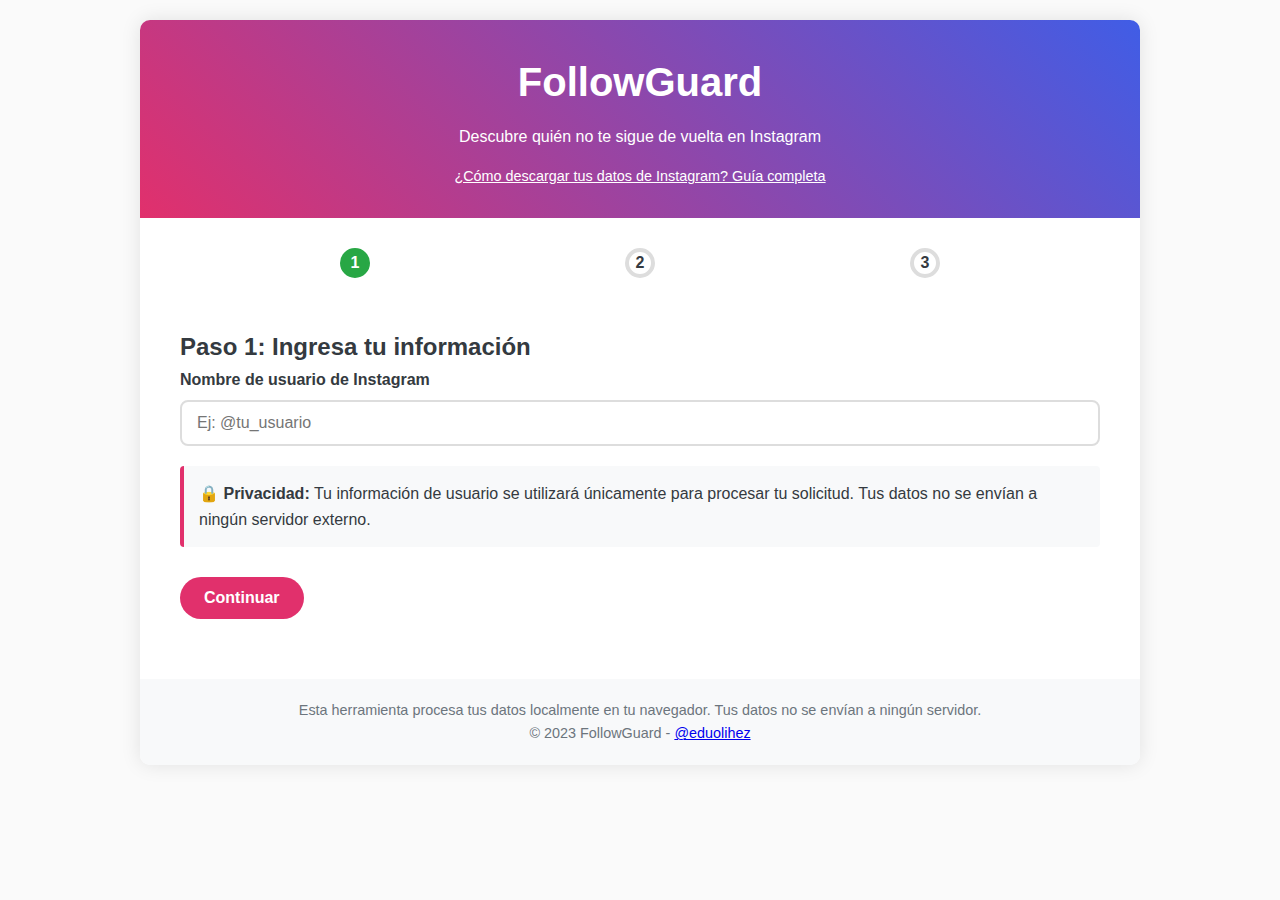
<file: index.html>
<!DOCTYPE html>
<html lang="es">
<head>
    <meta charset="UTF-8">
    <meta name="viewport" content="width=device-width, initial-scale=1.0">
    <title>FollowGuard</title>
    <link rel="stylesheet" href="style.css">
</head>
<body>
    <div class="container">
        <header>
            <h1>FollowGuard</h1>
            <p>Descubre quién no te sigue de vuelta en Instagram</p>
            <a href="guide.html" class="guide-link" target="_blank">¿Cómo descargar tus datos de Instagram? Guía completa</a>
        </header>
        
        <div class="progress-container">
            <div class="progress-bar" id="progressBar"></div>
            <div class="progress-step completed" id="step1">1</div>
            <div class="progress-step" id="step2">2</div>
            <div class="progress-step" id="step3">3</div>
        </div>
        
        <!-- Paso 1: Ingresar nombre de usuario -->
        <div class="step-content active" id="step1Content">
            <h2>Paso 1: Ingresa tu información</h2>
            <div class="form-group">
                <label for="username">Nombre de usuario de Instagram</label>
                <input type="text" id="username" placeholder="Ej: @tu_usuario" autocomplete="off">
            </div>
            
            <div class="privacy-notice">
                <p>🔒 <strong>Privacidad:</strong> Tu información de usuario se utilizará únicamente para procesar tu solicitud. Tus datos no se envían a ningún servidor externo.</p>
            </div>
            
            <button class="btn" onclick="nextStep(2)">Continuar</button>
        </div>
        
        <!-- Paso 2: Subir archivos -->
        <div class="step-content" id="step2Content">
            <h2>Paso 2: Sube tu carpeta de connections</h2>
            <p>Para analizar tus seguidores, necesitamos que subas la carpeta completa de "connections" que Instagram te proporciona.</p>
            <p>Esta carpeta contiene todos los archivos de seguidores, seguidos y solicitudes pendientes.</p>
            
            <div class="form-group">
                <label>Selecciona todos los archivos de la carpeta "connections"</label>
                <div id="connectionsUpload" class="upload-area">
                    <div class="upload-icon">📁</div>
                    <p>Haz clic para seleccionar <strong>todos los archivos JSON</strong> de la carpeta connections</p>
                    <small>Incluye: followers_1.json, following.json, pending_follow_requests.json</small>
                </div>
                <div id="selectedFiles" class="selected-files"></div>
            </div>
            
            <div class="navigation">
                <button class="btn btn-secondary" onclick="prevStep(1)">Atrás</button>
                <button class="btn" id="analyzeBtn" onclick="nextStep(3)" disabled>Analizar datos</button>
            </div>
        </div>
        
        <!-- Paso 3: Resultados -->
        <div class="step-content" id="step3Content">
            <h2>Paso 3: Resultados del análisis</h2>
            
            <div class="loading" id="loadingIndicator">
                <div class="spinner"></div>
                <p>Analizando datos...</p>
            </div>
            
            <div class="results" id="resultsSection">
                <div class="result-card">
                    <h3>Resumen de tu cuenta</h3>
                    <p>Usuario: <strong id="resultUsername">-</strong></p>
                    <p>Has seguido a <strong id="followingCount">0</strong> usuarios</p>
                    <p>Tienes <strong id="followersCount">0</strong> seguidores</p>
                    <p><strong id="nonFollowersCount">0</strong> usuarios no te siguen de vuelta</p>
                    <p><strong id="pendingCount">0</strong> solicitudes pendientes</p>
                </div>
                
                <div class="result-card">
                    <h3>Usuarios que no te siguen de vuelta</h3>
                    <div class="non-follower-list" id="nonFollowersList">
                        <!-- Los resultados se mostrarán aquí -->
                    </div>
                    
                    <button id="exportNonFollowersBtn" class="btn">Exportar no seguidores a CSV</button>
                </div>
                
                <div class="result-card">
                    <h3>Solicitudes de seguimiento pendientes</h3>
                    <div class="non-follower-list" id="pendingList">
                        <!-- Las solicitudes pendientes se mostrarán aquí -->
                    </div>
                    
                    <button id="exportPendingBtn" class="btn">Exportar pendientes a CSV</button>
                </div>
            </div>
            
            <div class="navigation">
                <button class="btn btn-secondary" onclick="prevStep(2)">Atrás</button>
                <button class="btn" onclick="restartProcess()">Realizar nuevo análisis</button>
            </div>
        </div>
        
        <footer>
            <p>Esta herramienta procesa tus datos localmente en tu navegador. Tus datos no se envían a ningún servidor.</p>
            <p>© 2023 FollowGuard - <a href="https://www.instagram.com/eduolihez/">@eduolihez</a></p>
        </footer>
    </div>

    <script src="script.js"></script>
</body>
</html>
</file>
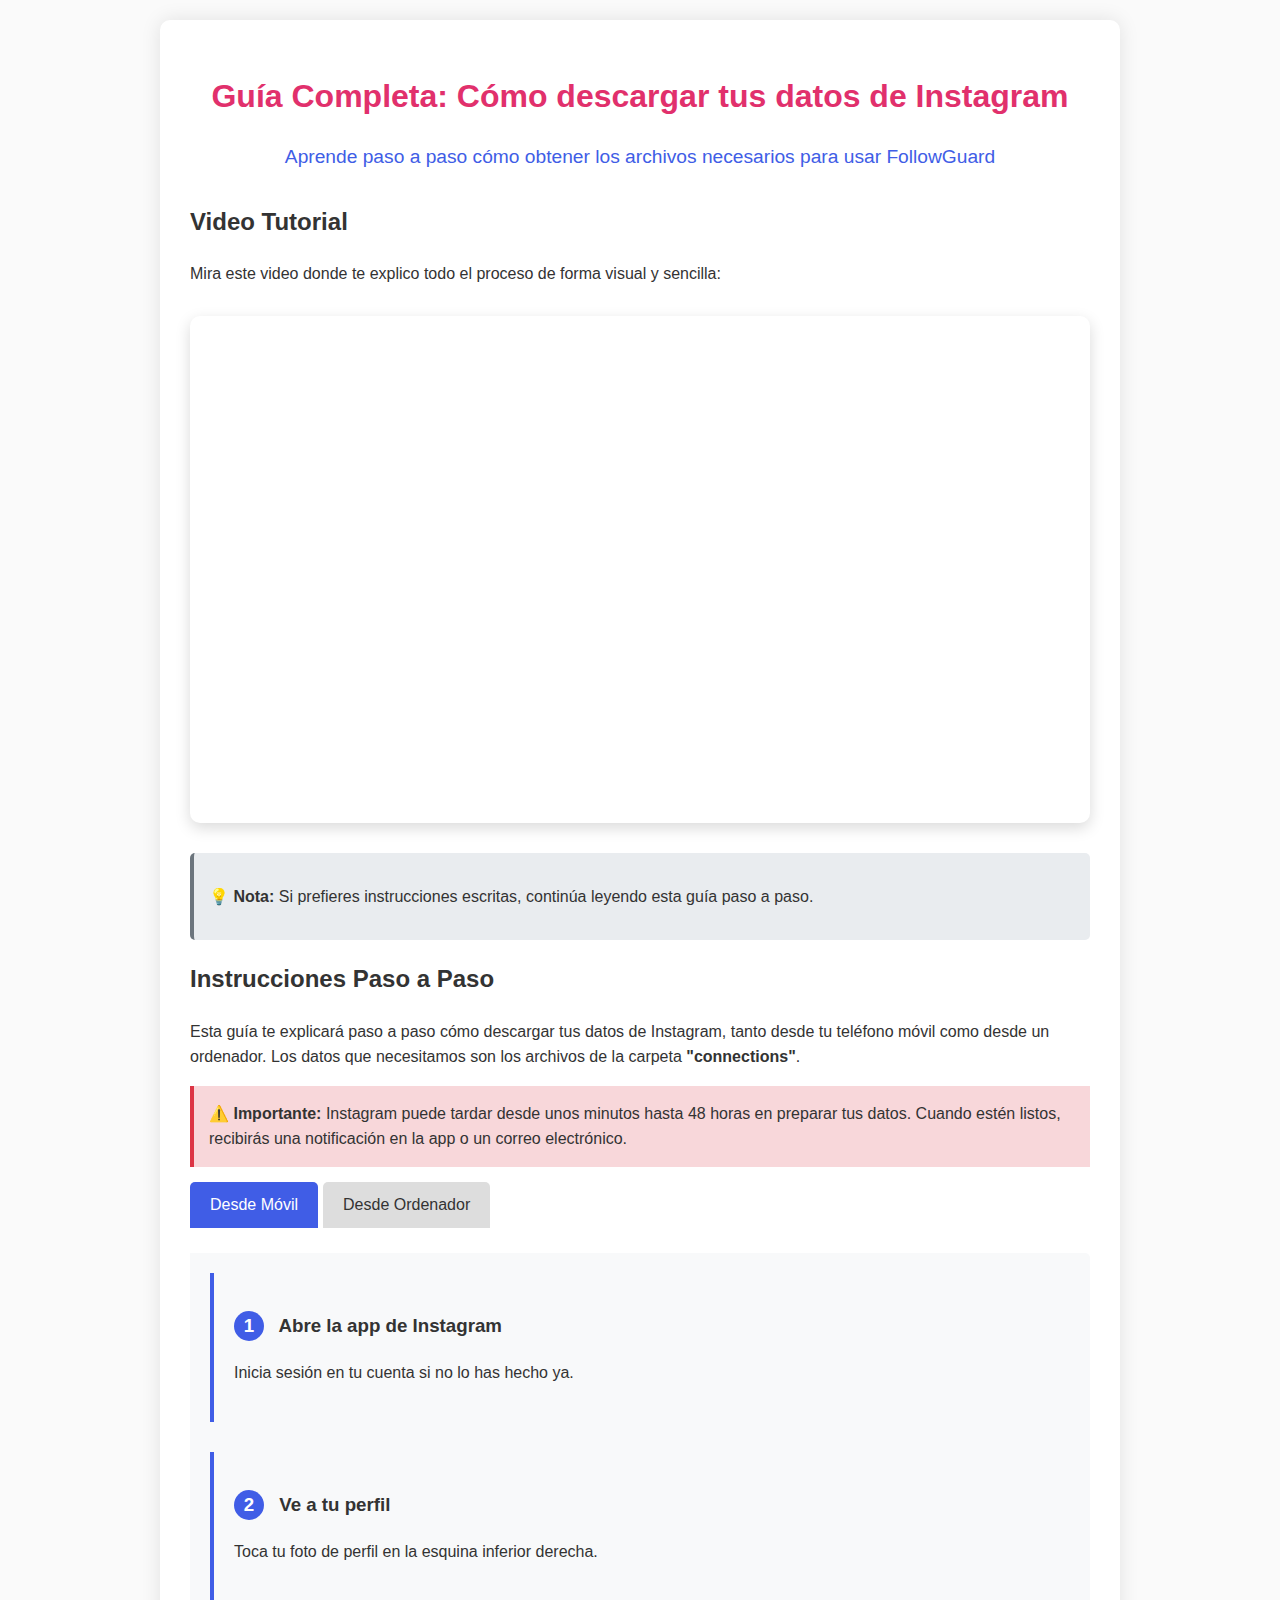
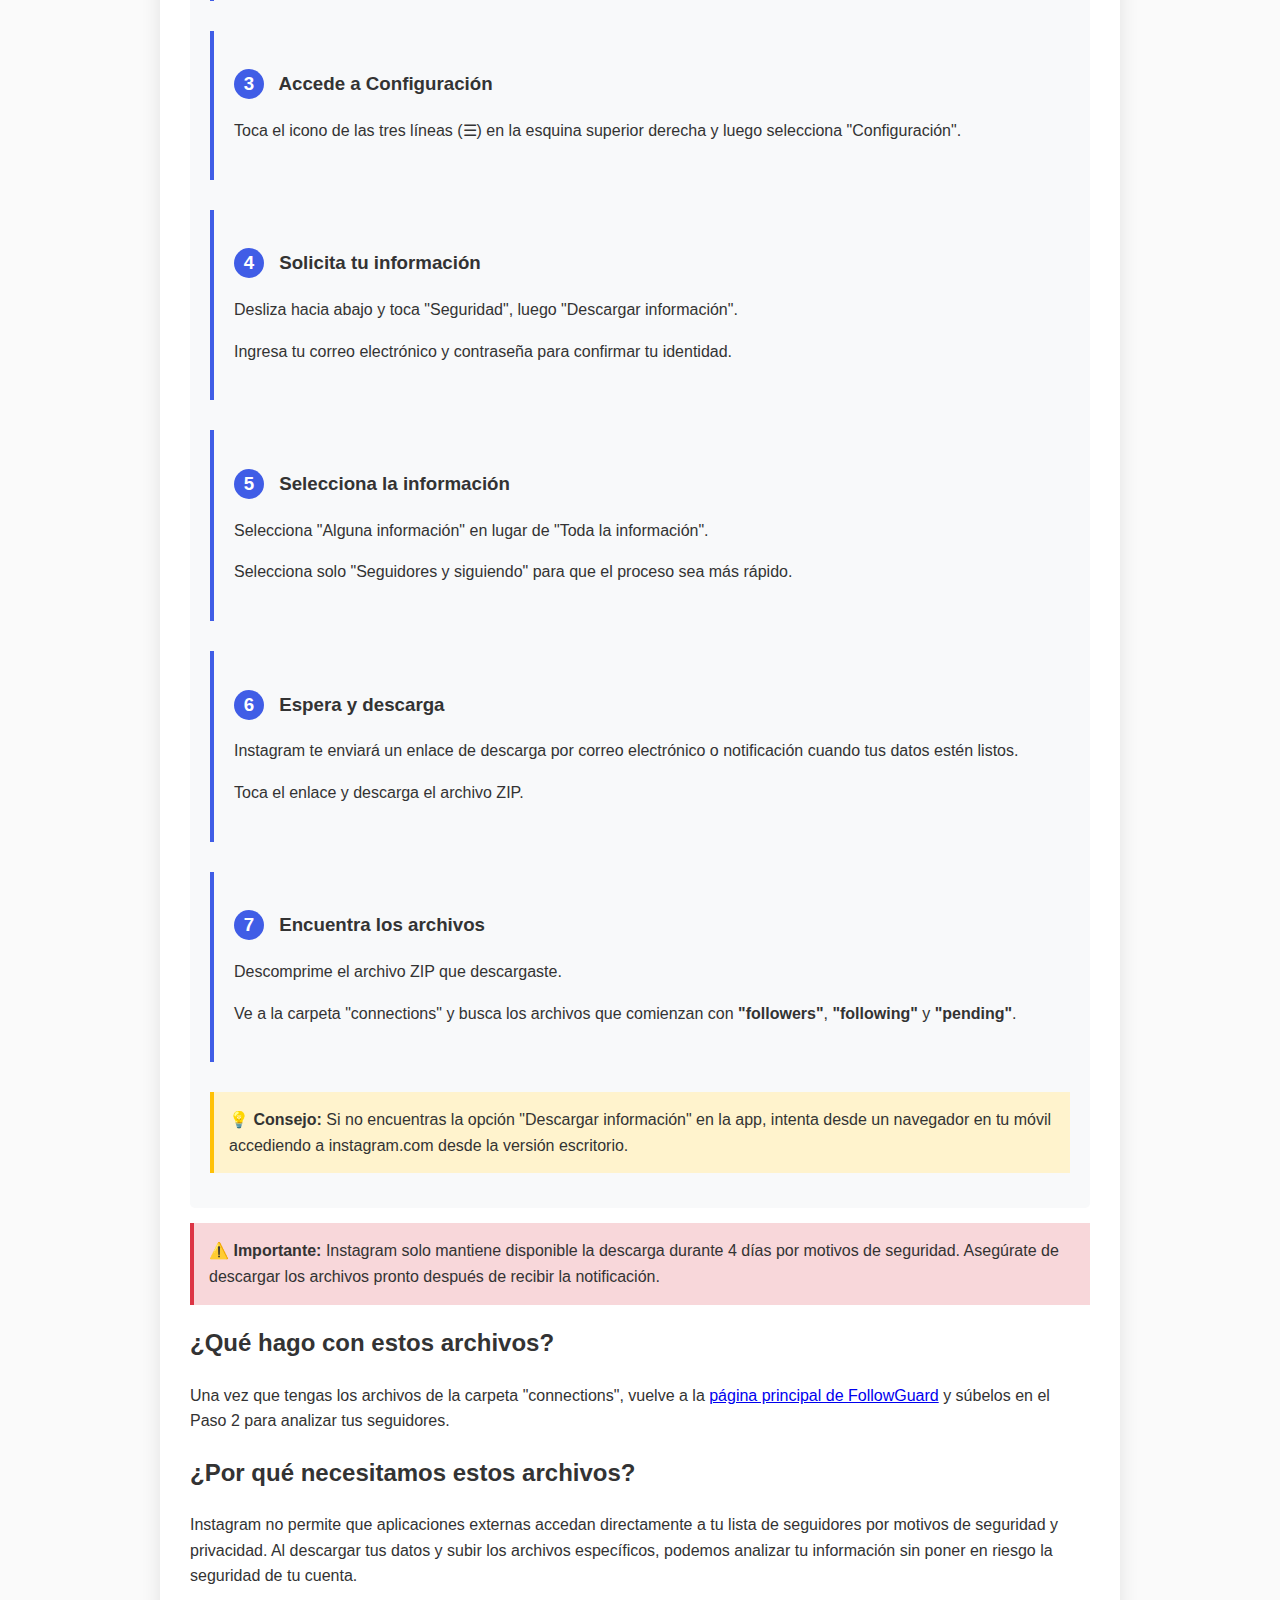
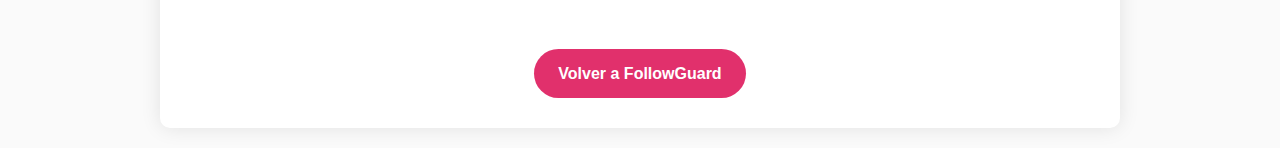
<file: guide.html>
<!DOCTYPE html>
<html lang="es">
<head>
    <meta charset="UTF-8">
    <meta name="viewport" content="width=device-width, initial-scale=1.0">
    <title>Guía Completa: Cómo descargar tus datos de Instagram | FollowGuard</title>
    <style>
        body {
            font-family: 'Segoe UI', Tahoma, Geneva, Verdana, sans-serif;
            line-height: 1.6;
            margin: 0;
            padding: 20px;
            background-color: #fafafa;
            color: #333;
        }
        
        .container {
            max-width: 900px;
            margin: 0 auto;
            background: white;
            padding: 30px;
            border-radius: 10px;
            box-shadow: 0 0 20px rgba(0, 0, 0, 0.1);
        }
        
        header {
            text-align: center;
            margin-bottom: 30px;
        }
        
        h1 {
            color: #E1306C;
            margin-bottom: 10px;
        }
        
        .subtitle {
            color: #405DE6;
            font-size: 1.2rem;
            margin-bottom: 20px;
        }
        
        .video-container {
            position: relative;
            width: 100%;
            padding-bottom: 56.25%; /* Relación 16:9 */
            height: 0;
            margin: 30px 0;
            border-radius: 10px;
            overflow: hidden;
            box-shadow: 0 5px 15px rgba(0, 0, 0, 0.15);
        }
        
        .video-container iframe {
            position: absolute;
            top: 0;
            left: 0;
            width: 100%;
            height: 100%;
            border: none;
        }
        
        .video-placeholder {
            position: absolute;
            top: 0;
            left: 0;
            width: 100%;
            height: 100%;
            display: flex;
            flex-direction: column;
            justify-content: center;
            align-items: center;
            background: linear-gradient(45deg, #E1306C, #405DE6);
            color: white;
            text-align: center;
            padding: 20px;
        }
        
        .video-placeholder i {
            font-size: 3rem;
            margin-bottom: 15px;
        }
        
        .step {
            margin-bottom: 30px;
            padding: 20px;
            border-left: 4px solid #405DE6;
            background-color: #f8f9fa;
        }
        
        .step-number {
            display: inline-block;
            width: 30px;
            height: 30px;
            background: #405DE6;
            color: white;
            text-align: center;
            line-height: 30px;
            border-radius: 50%;
            margin-right: 10px;
        }
        
        .device-tabs {
            display: flex;
            margin-bottom: 20px;
            flex-wrap: wrap;
        }
        
        .device-tab {
            padding: 10px 20px;
            background: #ddd;
            cursor: pointer;
            margin-right: 5px;
            margin-bottom: 5px;
            border-radius: 5px 5px 0 0;
            transition: all 0.3s;
        }
        
        .device-tab.active {
            background: #405DE6;
            color: white;
        }
        
        .device-content {
            display: none;
            padding: 20px;
            background: #f8f9fa;
            border-radius: 0 5px 5px 5px;
        }
        
        .device-content.active {
            display: block;
        }
        
        .tip {
            background-color: #fff3cd;
            border-left: 4px solid #ffc107;
            padding: 15px;
            margin: 15px 0;
        }
        
        .warning {
            background-color: #f8d7da;
            border-left: 4px solid #dc3545;
            padding: 15px;
            margin: 15px 0;
        }
        
        .screenshot {
            text-align: center;
            margin: 20px 0;
        }
        
        .screenshot img {
            max-width: 100%;
            border: 1px solid #ddd;
            border-radius: 5px;
            box-shadow: 0 2px 5px rgba(0, 0, 0, 0.1);
        }
        
        .caption {
            font-style: italic;
            color: #666;
            margin-top: 5px;
        }
        
        .back-button {
            display: inline-block;
            padding: 12px 24px;
            background: #E1306C;
            color: white;
            text-decoration: none;
            border-radius: 30px;
            margin-top: 20px;
            font-weight: 600;
            transition: all 0.3s;
        }
        
        .back-button:hover {
            background: #c1355c;
            transform: translateY(-2px);
        }
        
        .note {
            background-color: #e9ecef;
            padding: 15px;
            border-radius: 5px;
            margin: 20px 0;
            border-left: 4px solid #6c757d;
        }
        
        @media (max-width: 768px) {
            .device-tabs {
                flex-direction: column;
            }
            
            .device-tab {
                border-radius: 5px;
                margin-bottom: 5px;
            }
            
            .device-content {
                border-radius: 5px;
            }
        }
    </style>
</head>
<body>
    <div class="container">
        <header>
            <h1>Guía Completa: Cómo descargar tus datos de Instagram</h1>
            <p class="subtitle">Aprende paso a paso cómo obtener los archivos necesarios para usar FollowGuard</p>
        </header>
        
        <!-- Sección de video explicativo -->
        <h2>Video Tutorial</h2>
        <p>Mira este video donde te explico todo el proceso de forma visual y sencilla:</p>
        
        <div class="video-container">
            <iframe src="https://player.vimeo.com/video/1114548265?badge=0&amp;autopause=0&amp;player_id=0&amp;app_id=58479" width="1920" height="1080" frameborder="0" allow="autoplay; fullscreen; picture-in-picture; clipboard-write; encrypted-media; web-share" referrerpolicy="strict-origin-when-cross-origin" title="tutorial"></iframe>
        </div>


        <!--
        <div class="video-container"> 
            <video controls width="100%">
                <source src="tutorial.mp4" type="video/mp4">
                Tu navegador no soporta el elemento de video.
              </video>
        </div>
    -->
        <div class="note">
            <p>💡 <strong>Nota:</strong> Si prefieres instrucciones escritas, continúa leyendo esta guía paso a paso.</p>
        </div>
        
        <h2>Instrucciones Paso a Paso</h2>
        <p>Esta guía te explicará paso a paso cómo descargar tus datos de Instagram, tanto desde tu teléfono móvil como desde un ordenador. Los datos que necesitamos son los archivos de la carpeta <strong>"connections"</strong>.</p>
        
        <div class="warning">
            <strong>⚠️ Importante:</strong> Instagram puede tardar desde unos minutos hasta 48 horas en preparar tus datos. Cuando estén listos, recibirás una notificación en la app o un correo electrónico.
        </div>
        
        <div class="device-tabs">
            <div class="device-tab active" onclick="showDevice('mobile')">Desde Móvil</div>
            <div class="device-tab" onclick="showDevice('desktop')">Desde Ordenador</div>
        </div>
        
        <div id="mobile" class="device-content active">
            <div class="step">
                <h3><span class="step-number">1</span> Abre la app de Instagram</h3>
                <p>Inicia sesión en tu cuenta si no lo has hecho ya.</p>
            </div>
            
            <div class="step">
                <h3><span class="step-number">2</span> Ve a tu perfil</h3>
                <p>Toca tu foto de perfil en la esquina inferior derecha.</p>
            </div>
            
            <div class="step">
                <h3><span class="step-number">3</span> Accede a Configuración</h3>
                <p>Toca el icono de las tres líneas (☰) en la esquina superior derecha y luego selecciona "Configuración".</p>
            </div>
            
            <div class="step">
                <h3><span class="step-number">4</span> Solicita tu información</h3>
                <p>Desliza hacia abajo y toca "Seguridad", luego "Descargar información".</p>
                <p>Ingresa tu correo electrónico y contraseña para confirmar tu identidad.</p>
            </div>
            
            <div class="step">
                <h3><span class="step-number">5</span> Selecciona la información</h3>
                <p>Selecciona "Alguna información" en lugar de "Toda la información".</p>
                <p>Selecciona solo "Seguidores y siguiendo" para que el proceso sea más rápido.</p>
            </div>
            
            <div class="step">
                <h3><span class="step-number">6</span> Espera y descarga</h3>
                <p>Instagram te enviará un enlace de descarga por correo electrónico o notificación cuando tus datos estén listos.</p>
                <p>Toca el enlace y descarga el archivo ZIP.</p>
            </div>
            
            <div class="step">
                <h3><span class="step-number">7</span> Encuentra los archivos</h3>
                <p>Descomprime el archivo ZIP que descargaste.</p>
                <p>Ve a la carpeta "connections" y busca los archivos que comienzan con <strong>"followers"</strong>, <strong>"following"</strong> y <strong>"pending"</strong>.</p>
            </div>
            
            <div class="tip">
                <strong>💡 Consejo:</strong> Si no encuentras la opción "Descargar información" en la app, intenta desde un navegador en tu móvil accediendo a instagram.com desde la versión escritorio.
            </div>
        </div>
        
        <div id="desktop" class="device-content">
            <div class="step">
                <h3><span class="step-number">1</span> Abre Instagram en tu navegador</h3>
                <p>Ve a <a href="https://www.instagram.com" target="_blank">instagram.com</a> e inicia sesión en tu cuenta.</p>
            </div>
            
            <div class="step">
                <h3><span class="step-number">2</span> Ve a tu perfil</h3>
                <p>Haz clic en tu foto de perfil en la esquina superior derecha y selecciona "Perfil".</p>
            </div>
            
            <div class="step">
                <h3><span class="step-number">3</span> Accede a Configuración</h3>
                <p>Haz clic en el icono de engranaje (⚙️) junto a "Editar perfil".</p>
            </div>
            
            <div class="step">
                <h3><span class="step-number">4</span> Solicita tu información</h3>
                <p>En el menú de la izquierda, haz clic en "Privacidad y seguridad".</p>
                <p>Desplázate hacia abajo hasta "Datos de Instagram" y haz clic en "Descargar datos".</p>
            </div>
            
            <div class="step">
                <h3><span class="step-number">5</span> Selecciona la información</h3>
                <p>Haz clic en "Seleccionar tipos de información" y elige solo "Seguidores y siguiendo".</p>
                <p>Selecciona el formato JSON y el rango de fechas (mejor "Todo el historial").</p>
            </div>
            
            <div class="step">
                <h3><span class="step-number">6</span> Espera y descarga</h3>
                <p>Haz clic en "Crear archivo" y espera a que Instagram prepare tus datos.</p>
                <p>Recibirás un correo electrónico con un enlace de descarga cuando estén listos.</p>
            </div>
            
            <div class="step">
                <h3><span class="step-number">7</span> Encuentra los archivos</h3>
                <p>Descarga el archivo ZIP desde el enlace que recibiste.</p>
                <p>Descomprime el archivo y ve a la carpeta "connections".</p>
                <p>Busca los archivos que comienzan con <strong>"followers"</strong>, <strong>"following"</strong> y <strong>"pending"</strong>.</p>
            </div>
            
            <div class="tip">
                <strong>💡 Consejo:</strong> Si tienes problemas para encontrar la opción, puedes acceder directamente desde: <a href="https://www.instagram.com/download/request/" target="_blank">instagram.com/download/request/</a>
            </div>
        </div>
        
        <div class="warning">
            <strong>⚠️ Importante:</strong> Instagram solo mantiene disponible la descarga durante 4 días por motivos de seguridad. Asegúrate de descargar los archivos pronto después de recibir la notificación.
        </div>
        
        <h2>¿Qué hago con estos archivos?</h2>
        <p>Una vez que tengas los archivos de la carpeta "connections", vuelve a la <a href="index.html">página principal de FollowGuard</a> y súbelos en el Paso 2 para analizar tus seguidores.</p>
        
        <h2>¿Por qué necesitamos estos archivos?</h2>
        <p>Instagram no permite que aplicaciones externas accedan directamente a tu lista de seguidores por motivos de seguridad y privacidad. Al descargar tus datos y subir los archivos específicos, podemos analizar tu información sin poner en riesgo la seguridad de tu cuenta.</p>
        
        <div style="text-align: center; margin-top: 40px;">
            <a href="index.html" class="back-button">Volver a FollowGuard</a>
        </div>
    </div>

    <script>
        function showDevice(device) {
            // Ocultar todos los contenidos
            document.querySelectorAll('.device-content').forEach(content => {
                content.classList.remove('active');
            });
            
            // Mostrar el contenido seleccionado
            document.getElementById(device).classList.add('active');
            
            // Actualizar pestañas activas
            document.querySelectorAll('.device-tab').forEach(tab => {
                tab.classList.remove('active');
            });
            
            event.currentTarget.classList.add('active');
        }
    </script>
</body>
</html>
</file>
<file: style.css>
:root {
    --primary: #E1306C;
    --secondary: #405DE6;
    --light: #f8f9fa;
    --dark: #343a40;
    --gray: #6c757d;
    --success: #28a745;
    --warning: #ffc107;
    --danger: #dc3545;
}

* {
    box-sizing: border-box;
    margin: 0;
    padding: 0;
    font-family: 'Segoe UI', Tahoma, Geneva, Verdana, sans-serif;
}

body {
    background-color: #fafafa;
    color: var(--dark);
    line-height: 1.6;
    padding: 20px;
}

.container {
    max-width: 1000px;
    margin: 0 auto;
    background: white;
    border-radius: 10px;
    box-shadow: 0 0 20px rgba(0, 0, 0, 0.1);
    overflow: hidden;
}

header {
    text-align: center;
    padding: 30px;
    background: linear-gradient(45deg, var(--primary), var(--secondary));
    color: white;
    position: relative;
}

h1 {
    font-size: 2.5rem;
    margin-bottom: 10px;
}

.guide-link {
    display: inline-block;
    margin-top: 15px;
    color: white;
    text-decoration: underline;
    font-size: 0.9rem;
}

.guide-link:hover {
    color: rgba(255, 255, 255, 0.8);
}

.progress-container {
    display: flex;
    justify-content: space-between;
    position: relative;
    margin: 30px auto;
    max-width: 600px;
}

.progress-bar {
    position: absolute;
    height: 4px;
    background: var(--primary);
    top: 50%;
    transform: translateY(-50%);
    transition: width 0.5s ease;
    z-index: 1;
}

.progress-step {
    width: 30px;
    height: 30px;
    border-radius: 50%;
    background: white;
    border: 4px solid #ddd;
    display: flex;
    align-items: center;
    justify-content: center;
    font-weight: bold;
    position: relative;
    z-index: 2;
    transition: border-color 0.5s ease;
}

.progress-step.active {
    border-color: var(--primary);
}

.progress-step.completed {
    border-color: var(--success);
    background-color: var(--success);
    color: white;
}

.step-content {
    padding: 20px 40px;
    display: none;
}

.step-content.active {
    display: block;
}

.form-group {
    margin-bottom: 20px;
}

label {
    display: block;
    margin-bottom: 8px;
    font-weight: 600;
}

input[type="text"] {
    width: 100%;
    padding: 12px 15px;
    border: 2px solid #ddd;
    border-radius: 8px;
    font-size: 16px;
    transition: border-color 0.3s;
}

input[type="text"]:focus {
    border-color: var(--primary);
    outline: none;
}

.upload-area {
    border: 2px dashed var(--gray);
    border-radius: 10px;
    padding: 30px;
    text-align: center;
    margin: 20px 0;
    cursor: pointer;
    transition: all 0.3s;
}

.upload-area:hover {
    border-color: var(--primary);
    background-color: rgba(225, 48, 108, 0.05);
}

.upload-icon {
    font-size: 3rem;
    color: var(--gray);
    margin-bottom: 15px;
}

.selected-files {
    margin-top: 15px;
    padding: 15px;
    background-color: #f8f9fa;
    border-radius: 8px;
    border-left: 4px solid var(--primary);
}

.file-item {
    display: flex;
    justify-content: space-between;
    align-items: center;
    padding: 8px 0;
    border-bottom: 1px solid #eee;
}

.file-item:last-child {
    border-bottom: none;
}

.file-name {
    font-weight: 500;
}

.file-status {
    font-size: 0.9rem;
    padding: 3px 8px;
    border-radius: 4px;
}

.file-status.success {
    background-color: #d4edda;
    color: #155724;
}

.file-status.error {
    background-color: #f8d7da;
    color: #721c24;
}

.btn {
    background: var(--primary);
    color: white;
    border: none;
    padding: 12px 24px;
    border-radius: 30px;
    cursor: pointer;
    font-size: 1rem;
    font-weight: 600;
    transition: all 0.3s;
    margin-right: 10px;
    margin-top: 10px;
}

.btn:hover {
    background: #c1355c;
    transform: translateY(-2px);
}

.btn:disabled {
    background: var(--gray);
    cursor: not-allowed;
}

.btn-secondary {
    background: var(--gray);
}

.btn-secondary:hover {
    background: #5a6268;
}

.navigation {
    display: flex;
    justify-content: space-between;
    margin-top: 30px;
    padding: 20px 40px;
    border-top: 1px solid #eee;
}

.results {
    margin-top: 20px;
}

.result-card {
    background: white;
    border-radius: 10px;
    padding: 20px;
    box-shadow: 0 4px 6px rgba(0, 0, 0, 0.1);
    margin-bottom: 20px;
}

.non-follower-list {
    max-height: 400px;
    overflow-y: auto;
    margin: 15px 0;
}

.non-follower-item {
    padding: 10px 15px;
    border-bottom: 1px solid #eee;
    display: flex;
    align-items: center;
}

.non-follower-item:last-child {
    border-bottom: none;
}

.user-avatar {
    width: 40px;
    height: 40px;
    border-radius: 50%;
    background: #ddd;
    margin-right: 15px;
    display: flex;
    align-items: center;
    justify-content: center;
    font-weight: bold;
    color: var(--dark);
}

.loading {
    text-align: center;
    padding: 30px;
    display: none;
}

.spinner {
    border: 4px solid rgba(0, 0, 0, 0.1);
    border-left: 4px solid var(--primary);
    border-radius: 50%;
    width: 30px;
    height: 30px;
    animation: spin 1s linear infinite;
    margin: 0 auto 15px;
}

@keyframes spin {
    0% { transform: rotate(0deg); }
    100% { transform: rotate(360deg); }
}

.privacy-notice {
    background-color: #f8f9fa;
    border-left: 4px solid var(--primary);
    padding: 15px;
    margin: 20px 0;
    border-radius: 4px;
}

footer {
    text-align: center;
    padding: 20px;
    color: var(--gray);
    font-size: 0.9rem;
    background: #f8f9fa;
    margin-top: 40px;
}

@media (max-width: 768px) {
    .step-content {
        padding: 20px;
    }
    
    .navigation {
        padding: 20px;
    }
}
</file>
